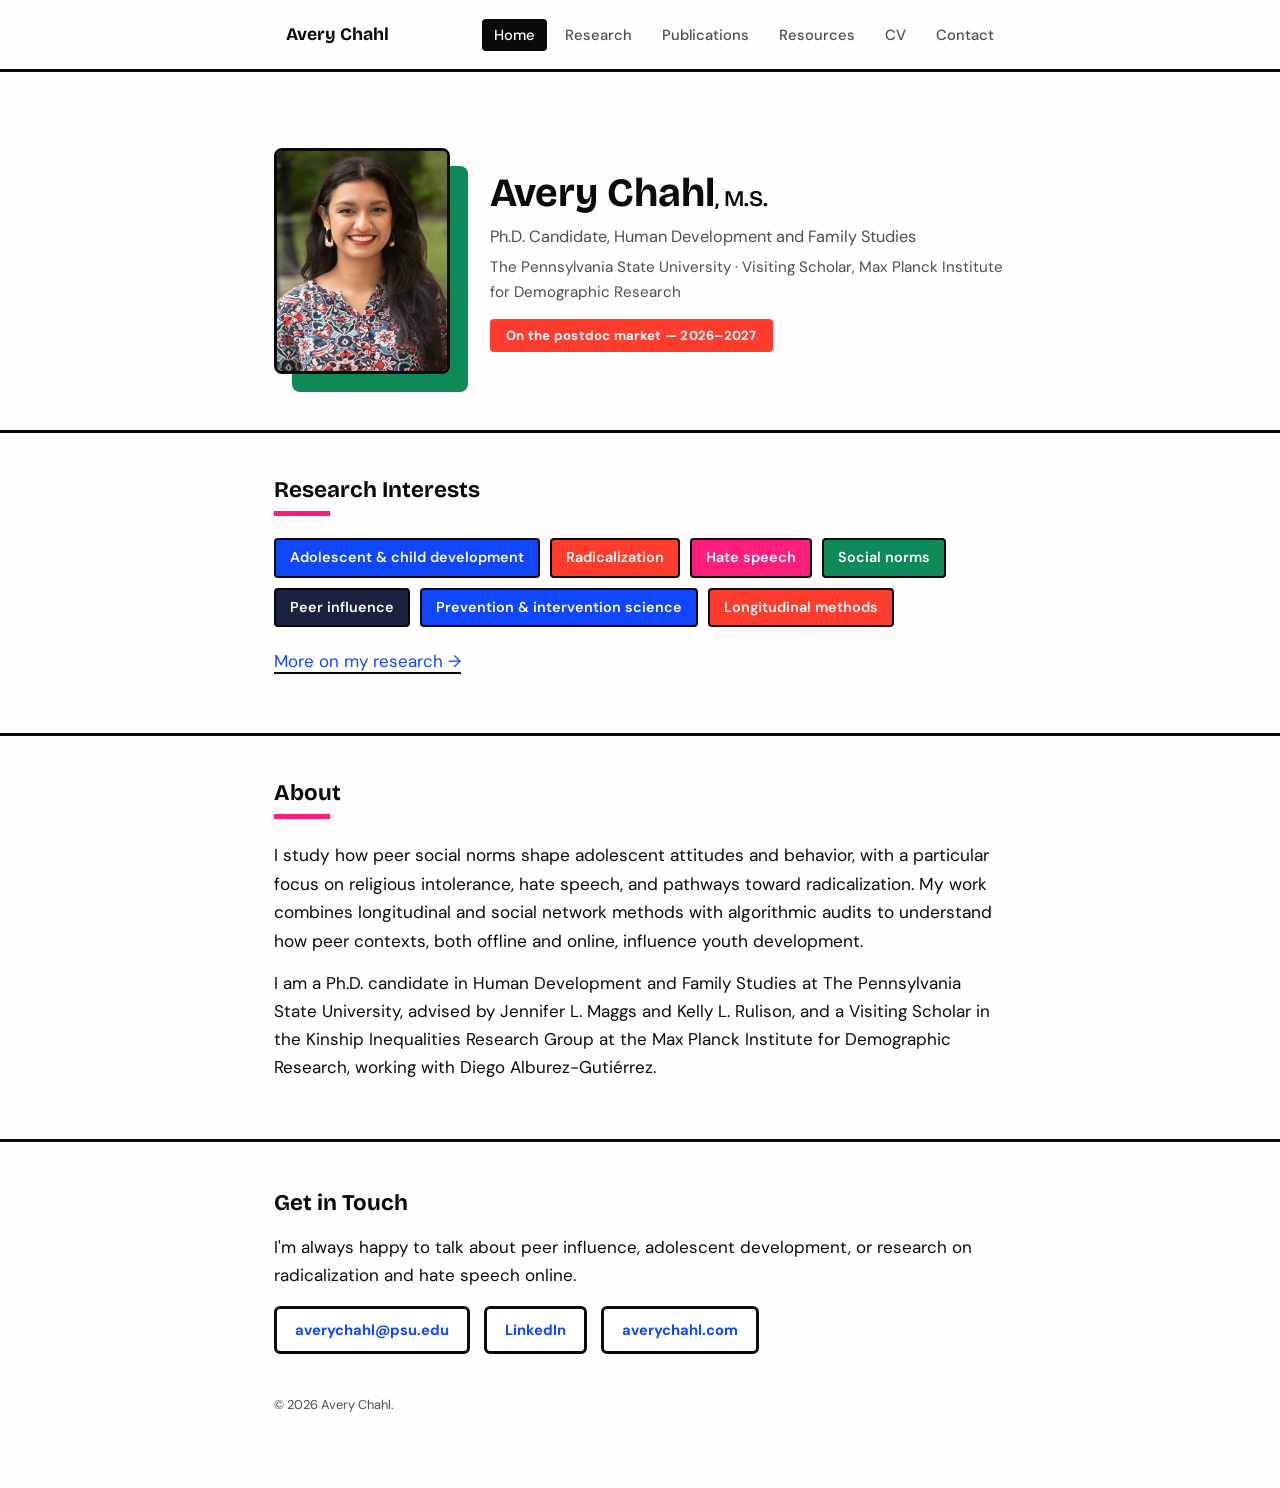
<file: index.html>
<!DOCTYPE html>
<html lang="en">
<head>
<meta charset="UTF-8">
<meta name="viewport" content="width=device-width, initial-scale=1.0">
<title>Avery Chahl</title>
<meta name="description" content="Avery Chahl — PhD Candidate, Human Development and Family Studies, Penn State University. Research on adolescent peer norms, radicalization, and hate speech.">
<link rel="preconnect" href="https://fonts.googleapis.com">
<link rel="preconnect" href="https://fonts.gstatic.com" crossorigin>
<link href="https://fonts.googleapis.com/css2?family=Bricolage+Grotesque:opsz,wght@12..96,600..800&family=DM+Sans:wght@400;500&display=swap" rel="stylesheet">
<link rel="stylesheet" href="styles.css">
</head>
<body>

<nav>
  <div class="wrap">
    <a class="name" href="index.html">Avery Chahl</a>
    <ul>
      <li><a href="index.html" class="active">Home</a></li>
      <li><a href="research.html">Research</a></li>
      <li><a href="publications.html">Publications</a></li>
      <li><a href="resources.html">Resources</a></li>
      <li><a href="cv.html">CV</a></li>
      <li><a href="contact.html">Contact</a></li>
    </ul>
  </div>
</nav>

<header class="hero" id="top">
  <div class="wrap hero-inner">
    <div class="hero-photo-wrap">
      <img class="hero-photo" src="assets/profile.jpg" alt="Portrait of Avery Chahl">
    </div>
    <div class="hero-text">
      <h1>Avery Chahl<span class="name-credential">, M.S.</span></h1>
      <p class="role">Ph.D. Candidate, Human Development and Family Studies</p>
      <p class="affil">The Pennsylvania State University · Visiting Scholar, Max Planck Institute for Demographic Research</p>
      <span class="badge">On the postdoc market — 2026–2027</span>
    </div>
  </div>
</header>

<section id="interests">
  <div class="wrap reveal">
    <h2>Research Interests</h2>
    <ul class="tags">
      <li>Adolescent &amp; child development</li>
      <li>Radicalization</li>
      <li>Hate speech</li>
      <li>Social norms</li>
      <li>Peer influence</li>
      <li>Prevention &amp; intervention science</li>
      <li>Longitudinal methods</li>
    </ul>
    <p style="margin-top: 20px;"><a href="research.html">More on my research →</a></p>
  </div>
</section>

<section id="about">
  <div class="wrap reveal">
    <h2>About</h2>
    <p class="lead">I study how peer social norms shape adolescent attitudes and behavior, with a particular focus on religious intolerance, hate speech, and pathways toward radicalization. My work combines longitudinal and social network methods with algorithmic audits to understand how peer contexts, both offline and online, influence youth development.</p>
    <p>I am a Ph.D. candidate in Human Development and Family Studies at The Pennsylvania State University, advised by Jennifer L. Maggs and Kelly L. Rulison, and a Visiting Scholar in the Kinship Inequalities Research Group at the Max Planck Institute for Demographic Research, working with Diego Alburez-Gutiérrez.</p>
  </div>
</section>

<footer id="contact">
  <div class="wrap">
    <h2>Get in Touch</h2>
    <p>I'm always happy to talk about peer influence, adolescent development, or research on radicalization and hate speech online.</p>
    <div class="contact-links">
      <a href="mailto:averychahl@psu.edu">averychahl@psu.edu</a>
      <a href="https://www.linkedin.com/in/averychahl/" target="_blank" rel="noopener">LinkedIn</a>
      <a href="https://averychahl.com" target="_blank" rel="noopener">averychahl.com</a>
    </div>
    <p class="fine-print">&copy; <span id="year">2026</span> Avery Chahl.</p>
  </div>
</footer>

<script src="script.js"></script>

</body>
</html>
</file>
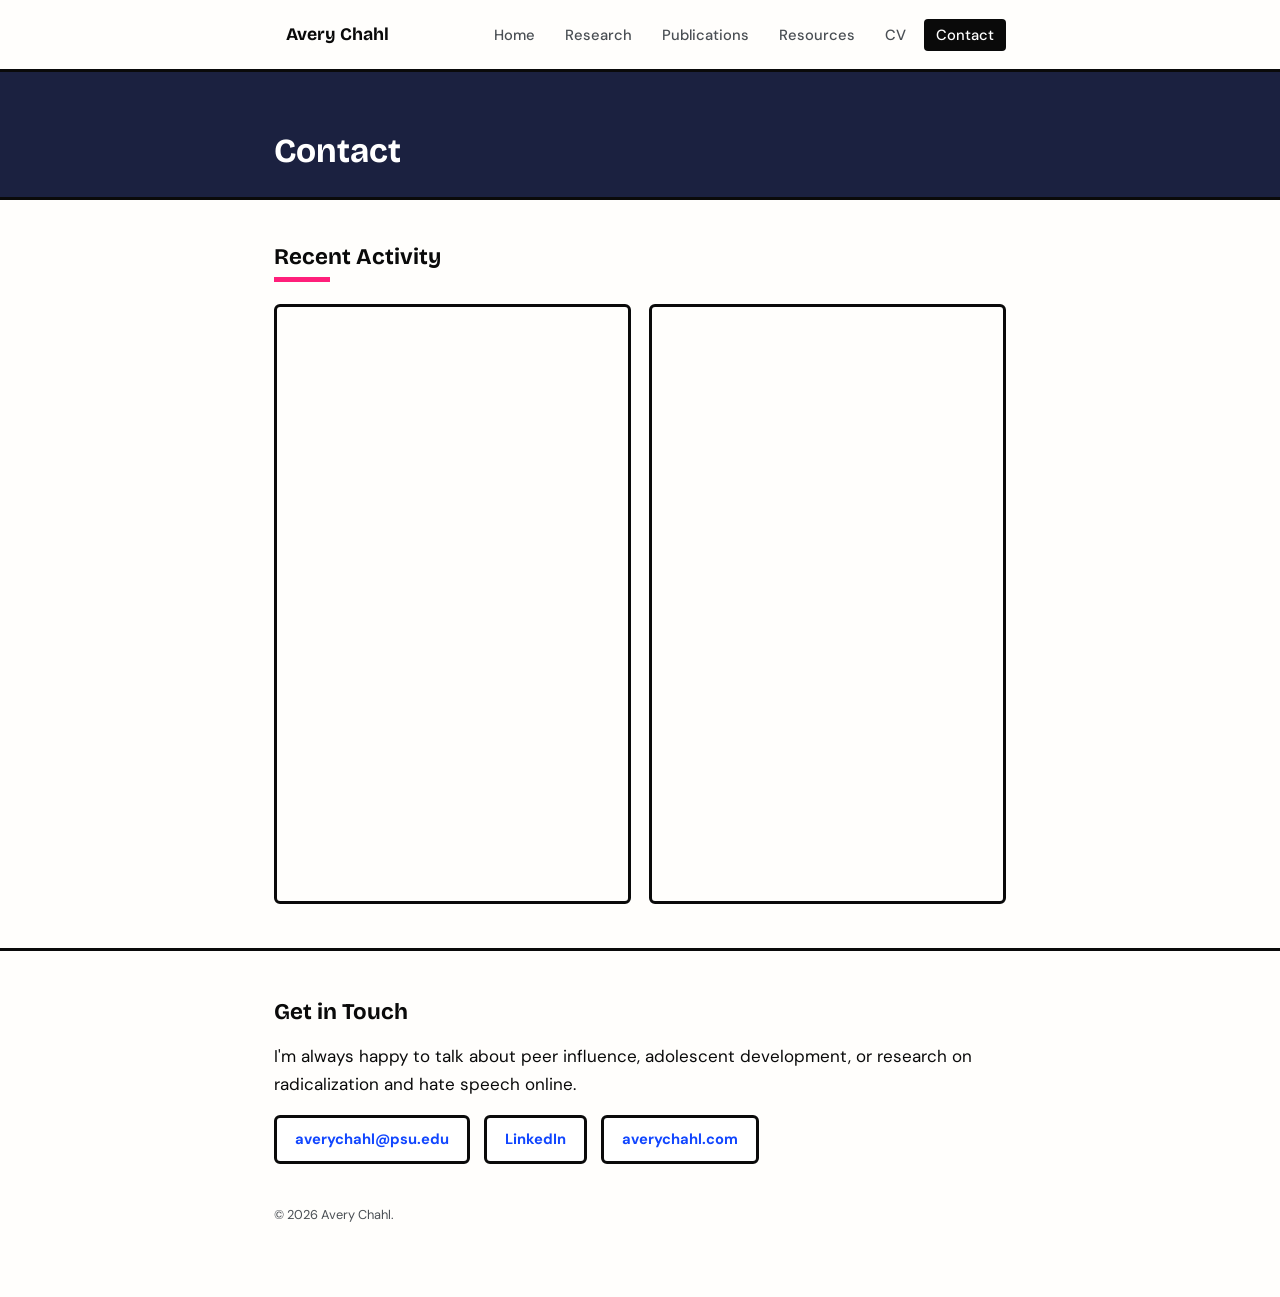
<file: contact.html>
<!DOCTYPE html>
<html lang="en">
<head>
<meta charset="UTF-8">
<meta name="viewport" content="width=device-width, initial-scale=1.0">
<title>Contact — Avery Chahl</title>
<meta name="description" content="Get in touch with Avery Chahl.">
<link rel="preconnect" href="https://fonts.googleapis.com">
<link rel="preconnect" href="https://fonts.gstatic.com" crossorigin>
<link href="https://fonts.googleapis.com/css2?family=Bricolage+Grotesque:opsz,wght@12..96,600..800&family=DM+Sans:wght@400;500&display=swap" rel="stylesheet">
<link rel="stylesheet" href="styles.css">
</head>
<body>

<nav>
  <div class="wrap">
    <a class="name" href="index.html">Avery Chahl</a>
    <ul>
      <li><a href="index.html">Home</a></li>
      <li><a href="research.html">Research</a></li>
      <li><a href="publications.html">Publications</a></li>
      <li><a href="resources.html">Resources</a></li>
      <li><a href="cv.html">CV</a></li>
      <li><a href="contact.html" class="active">Contact</a></li>
    </ul>
  </div>
</nav>

<div class="page-header band-navy">
  <div class="wrap"><h1>Contact</h1></div>
</div>

<section id="linkedin">
  <div class="wrap reveal">
    <h2>Recent Activity</h2>
    <div class="linkedin-embeds">
      <iframe src="https://www.linkedin.com/embed/feed/update/urn:li:activity:7497640390808862720" height="600" frameborder="0" allowfullscreen="" title="Embedded LinkedIn post"></iframe>
      <iframe src="https://www.linkedin.com/embed/feed/update/urn:li:activity:7470418556279672833" height="600" frameborder="0" allowfullscreen="" title="Embedded LinkedIn post"></iframe>
    </div>
  </div>
</section>

<footer id="contact-footer">
  <div class="wrap">
    <h2>Get in Touch</h2>
    <p>I'm always happy to talk about peer influence, adolescent development, or research on radicalization and hate speech online.</p>
    <div class="contact-links">
      <a href="mailto:averychahl@psu.edu">averychahl@psu.edu</a>
      <a href="https://www.linkedin.com/in/averychahl/" target="_blank" rel="noopener">LinkedIn</a>
      <a href="https://averychahl.com" target="_blank" rel="noopener">averychahl.com</a>
    </div>
    <p class="fine-print">&copy; <span id="year">2026</span> Avery Chahl.</p>
  </div>
</footer>

<script src="script.js"></script>

</body>
</html>
</file>
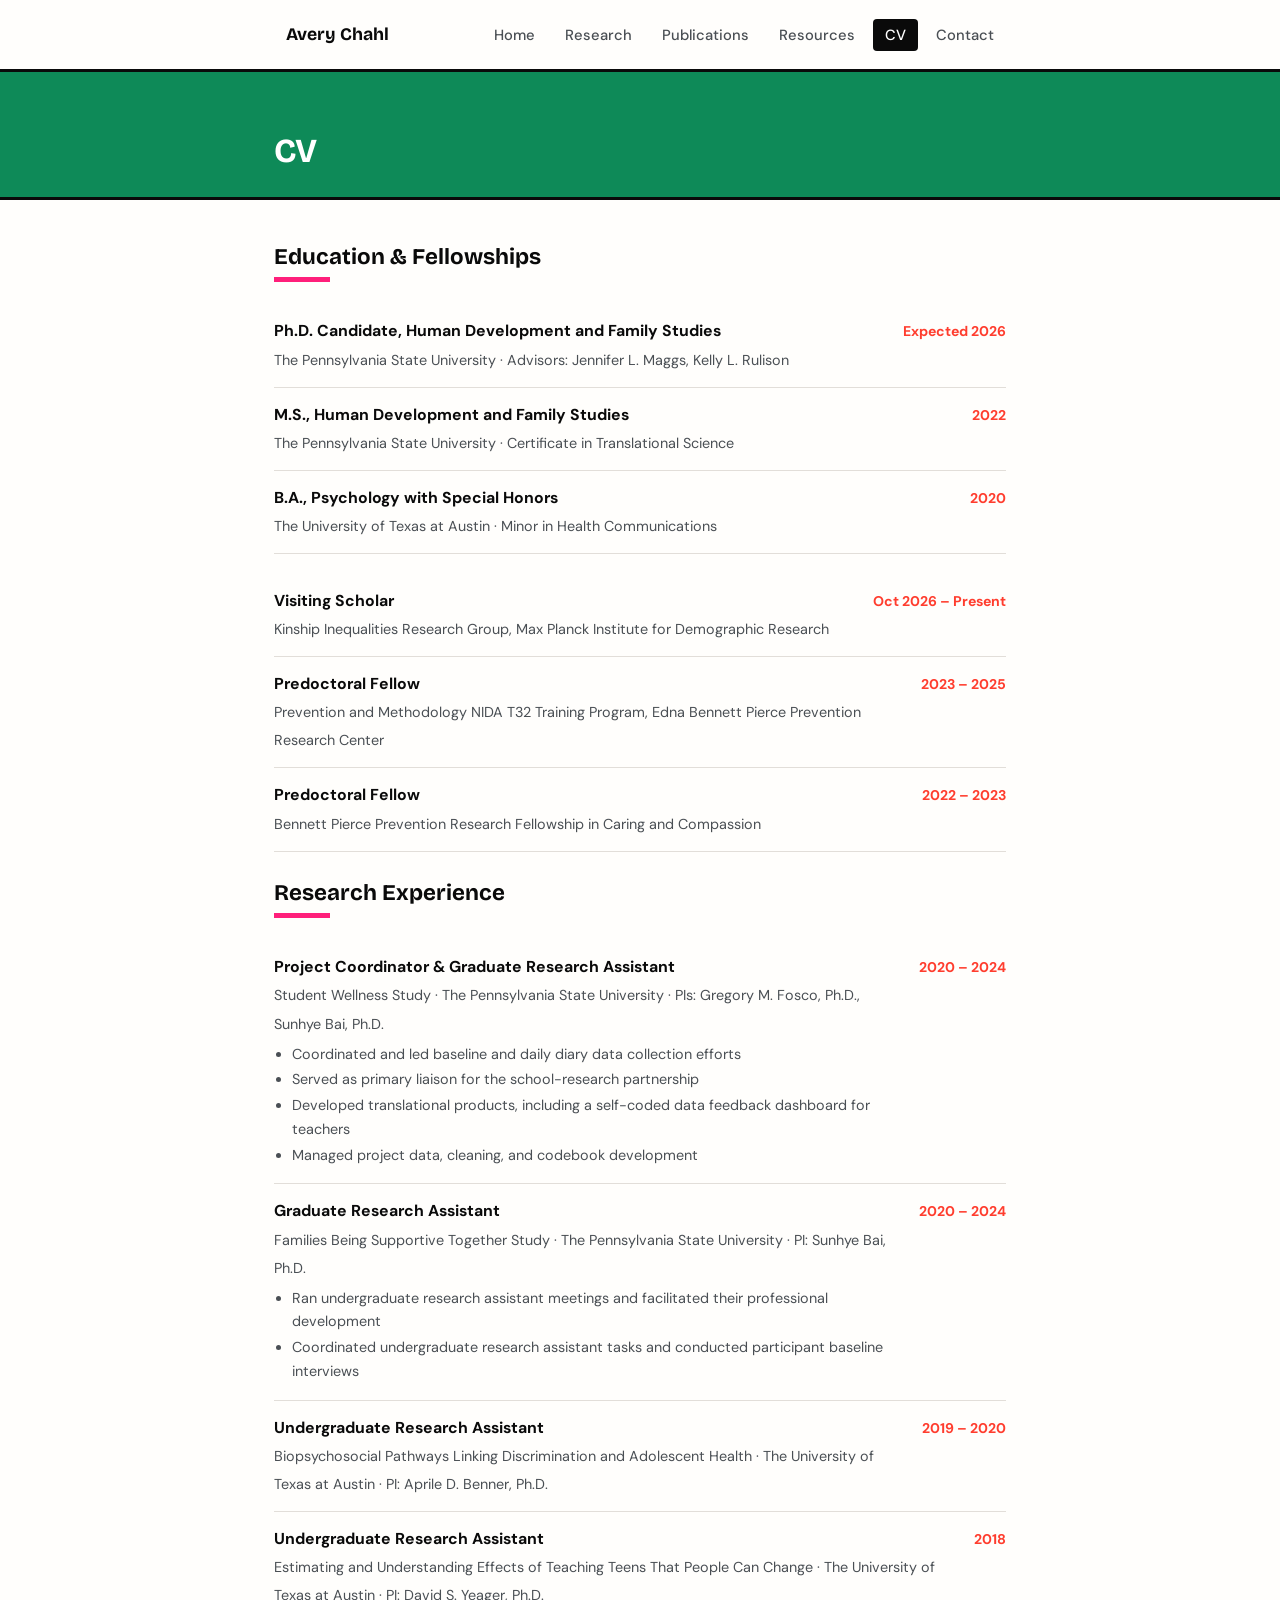
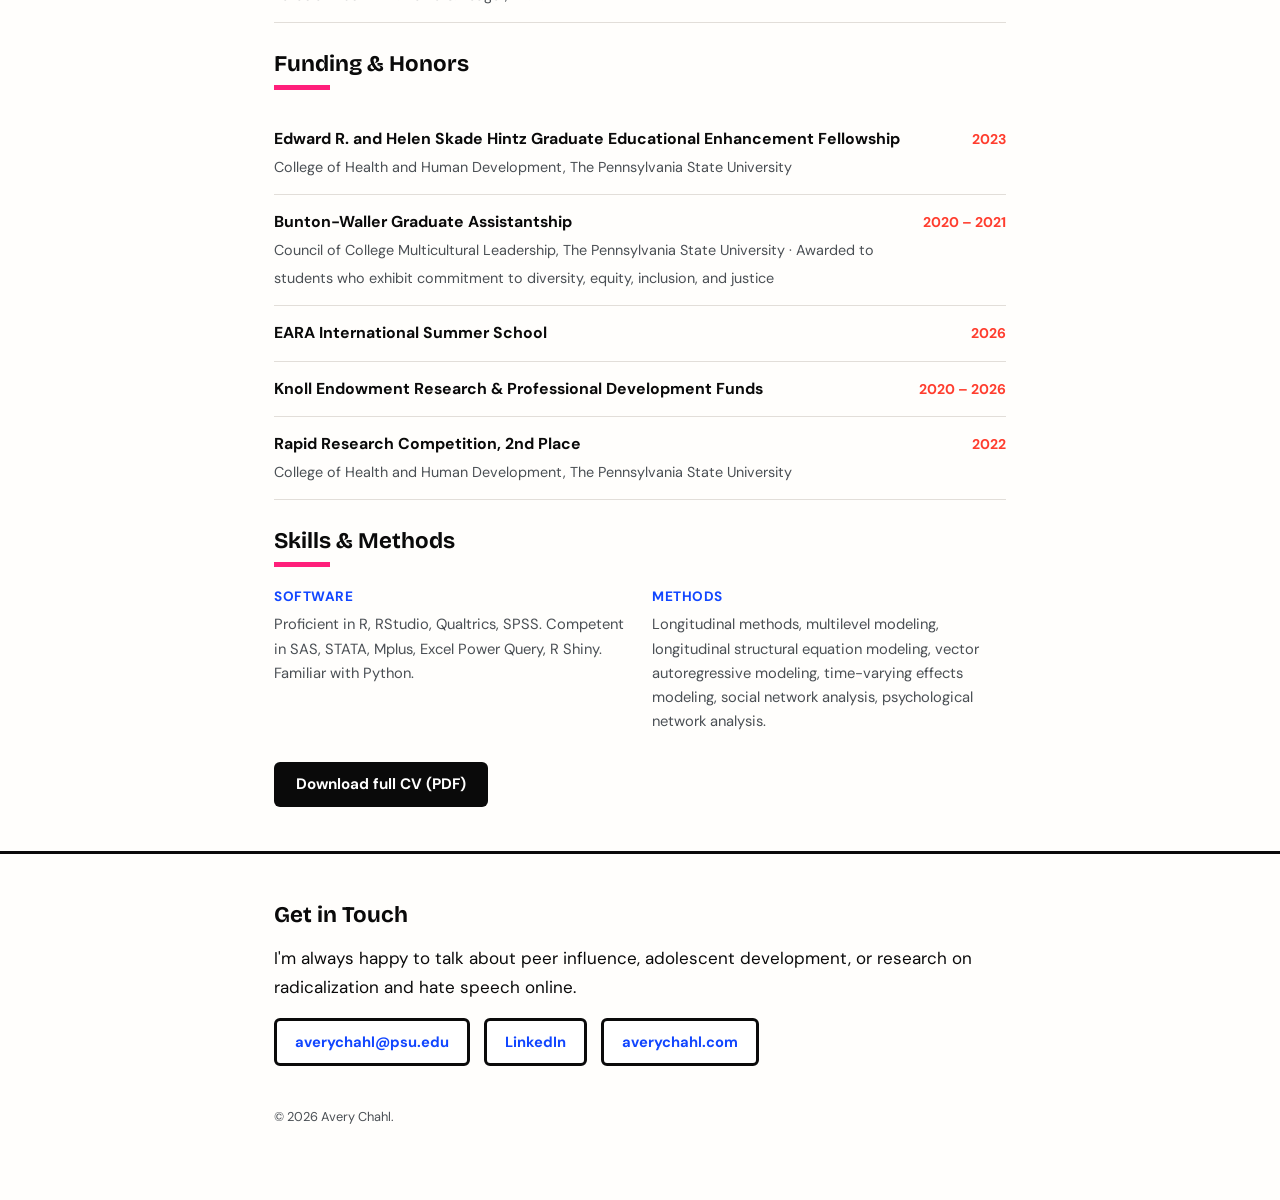
<file: cv.html>
<!DOCTYPE html>
<html lang="en">
<head>
<meta charset="UTF-8">
<meta name="viewport" content="width=device-width, initial-scale=1.0">
<title>CV — Avery Chahl</title>
<meta name="description" content="Education, fellowships, and skills of Avery Chahl, with a downloadable CV.">
<link rel="preconnect" href="https://fonts.googleapis.com">
<link rel="preconnect" href="https://fonts.gstatic.com" crossorigin>
<link href="https://fonts.googleapis.com/css2?family=Bricolage+Grotesque:opsz,wght@12..96,600..800&family=DM+Sans:wght@400;500&display=swap" rel="stylesheet">
<link rel="stylesheet" href="styles.css">
</head>
<body>

<nav>
  <div class="wrap">
    <a class="name" href="index.html">Avery Chahl</a>
    <ul>
      <li><a href="index.html">Home</a></li>
      <li><a href="research.html">Research</a></li>
      <li><a href="publications.html">Publications</a></li>
      <li><a href="resources.html">Resources</a></li>
      <li><a href="cv.html" class="active">CV</a></li>
      <li><a href="contact.html">Contact</a></li>
    </ul>
  </div>
</nav>

<div class="page-header band-green">
  <div class="wrap"><h1>CV</h1></div>
</div>

<section id="cv">
  <div class="wrap reveal">
    <h2>Education &amp; Fellowships</h2>
    <div class="row">
      <div class="what">
        <strong>Ph.D. Candidate, Human Development and Family Studies</strong>
        <span>The Pennsylvania State University · Advisors: Jennifer L. Maggs, Kelly L. Rulison</span>
      </div>
      <div class="when">Expected 2026</div>
    </div>
    <div class="row">
      <div class="what">
        <strong>M.S., Human Development and Family Studies</strong>
        <span>The Pennsylvania State University · Certificate in Translational Science</span>
      </div>
      <div class="when">2022</div>
    </div>
    <div class="row">
      <div class="what">
        <strong>B.A., Psychology with Special Honors</strong>
        <span>The University of Texas at Austin · Minor in Health Communications</span>
      </div>
      <div class="when">2020</div>
    </div>

    <div style="height: 20px;"></div>

    <div class="row">
      <div class="what">
        <strong>Visiting Scholar</strong>
        <span>Kinship Inequalities Research Group, Max Planck Institute for Demographic Research</span>
      </div>
      <div class="when">Oct 2026 – Present</div>
    </div>
    <div class="row">
      <div class="what">
        <strong>Predoctoral Fellow</strong>
        <span>Prevention and Methodology NIDA T32 Training Program, Edna Bennett Pierce Prevention Research Center</span>
      </div>
      <div class="when">2023 – 2025</div>
    </div>
    <div class="row">
      <div class="what">
        <strong>Predoctoral Fellow</strong>
        <span>Bennett Pierce Prevention Research Fellowship in Caring and Compassion</span>
      </div>
      <div class="when">2022 – 2023</div>
    </div>

    <div style="height: 28px;"></div>

    <h2>Research Experience</h2>
    <div class="row">
      <div class="what">
        <strong>Project Coordinator &amp; Graduate Research Assistant</strong>
        <span>Student Wellness Study · The Pennsylvania State University · PIs: Gregory M. Fosco, Ph.D., Sunhye Bai, Ph.D.</span>
        <ul>
          <li>Coordinated and led baseline and daily diary data collection efforts</li>
          <li>Served as primary liaison for the school-research partnership</li>
          <li>Developed translational products, including a self-coded data feedback dashboard for teachers</li>
          <li>Managed project data, cleaning, and codebook development</li>
        </ul>
      </div>
      <div class="when">2020 – 2024</div>
    </div>
    <div class="row">
      <div class="what">
        <strong>Graduate Research Assistant</strong>
        <span>Families Being Supportive Together Study · The Pennsylvania State University · PI: Sunhye Bai, Ph.D.</span>
        <ul>
          <li>Ran undergraduate research assistant meetings and facilitated their professional development</li>
          <li>Coordinated undergraduate research assistant tasks and conducted participant baseline interviews</li>
        </ul>
      </div>
      <div class="when">2020 – 2024</div>
    </div>
    <div class="row">
      <div class="what">
        <strong>Undergraduate Research Assistant</strong>
        <span>Biopsychosocial Pathways Linking Discrimination and Adolescent Health · The University of Texas at Austin · PI: Aprile D. Benner, Ph.D.</span>
      </div>
      <div class="when">2019 – 2020</div>
    </div>
    <div class="row">
      <div class="what">
        <strong>Undergraduate Research Assistant</strong>
        <span>Estimating and Understanding Effects of Teaching Teens That People Can Change · The University of Texas at Austin · PI: David S. Yeager, Ph.D.</span>
      </div>
      <div class="when">2018</div>
    </div>

    <div style="height: 28px;"></div>

    <h2>Funding &amp; Honors</h2>
    <div class="row">
      <div class="what">
        <strong>Edward R. and Helen Skade Hintz Graduate Educational Enhancement Fellowship</strong>
        <span>College of Health and Human Development, The Pennsylvania State University</span>
      </div>
      <div class="when">2023</div>
    </div>
    <div class="row">
      <div class="what">
        <strong>Bunton-Waller Graduate Assistantship</strong>
        <span>Council of College Multicultural Leadership, The Pennsylvania State University · Awarded to students who exhibit commitment to diversity, equity, inclusion, and justice</span>
      </div>
      <div class="when">2020 – 2021</div>
    </div>
    <div class="row">
      <div class="what">
        <strong>EARA International Summer School</strong>
      </div>
      <div class="when">2026</div>
    </div>
    <div class="row">
      <div class="what">
        <strong>Knoll Endowment Research &amp; Professional Development Funds</strong>
      </div>
      <div class="when">2020 – 2026</div>
    </div>
    <div class="row">
      <div class="what">
        <strong>Rapid Research Competition, 2nd Place</strong>
        <span>College of Health and Human Development, The Pennsylvania State University</span>
      </div>
      <div class="when">2022</div>
    </div>

    <div style="height: 28px;"></div>

    <h2>Skills &amp; Methods</h2>
    <div class="skills-grid">
      <div>
        <h3>Software</h3>
        <p>Proficient in R, RStudio, Qualtrics, SPSS. Competent in SAS, STATA, Mplus, Excel Power Query, R Shiny. Familiar with Python.</p>
      </div>
      <div>
        <h3>Methods</h3>
        <p>Longitudinal methods, multilevel modeling, longitudinal structural equation modeling, vector autoregressive modeling, time-varying effects modeling, social network analysis, psychological network analysis.</p>
      </div>
    </div>

    <a class="cv-download" href="resources/CVAveryChahl.pdf" target="_blank">Download full CV (PDF)</a>
  </div>
</section>

<footer id="contact">
  <div class="wrap">
    <h2>Get in Touch</h2>
    <p>I'm always happy to talk about peer influence, adolescent development, or research on radicalization and hate speech online.</p>
    <div class="contact-links">
      <a href="mailto:averychahl@psu.edu">averychahl@psu.edu</a>
      <a href="https://www.linkedin.com/in/averychahl/" target="_blank" rel="noopener">LinkedIn</a>
      <a href="https://averychahl.com" target="_blank" rel="noopener">averychahl.com</a>
    </div>
    <p class="fine-print">&copy; <span id="year">2026</span> Avery Chahl.</p>
  </div>
</footer>

<script src="script.js"></script>

</body>
</html>
</file>
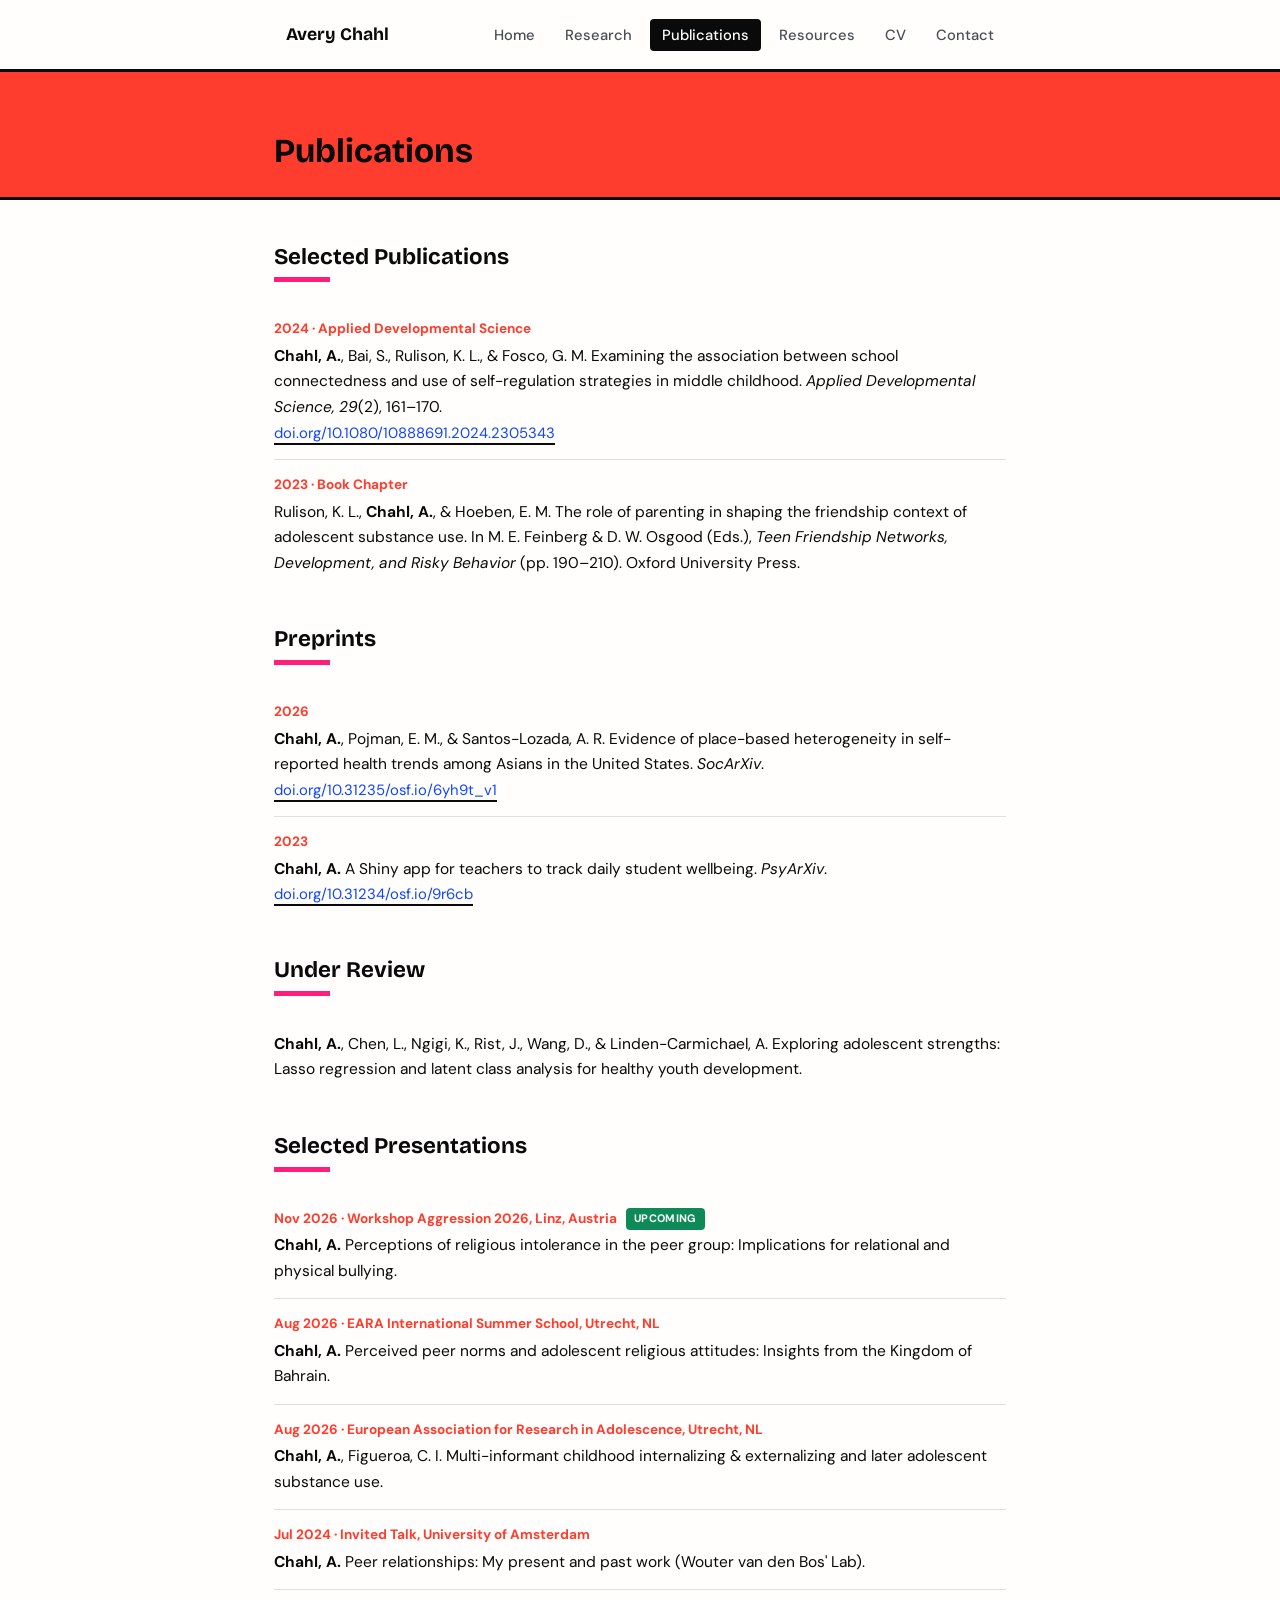
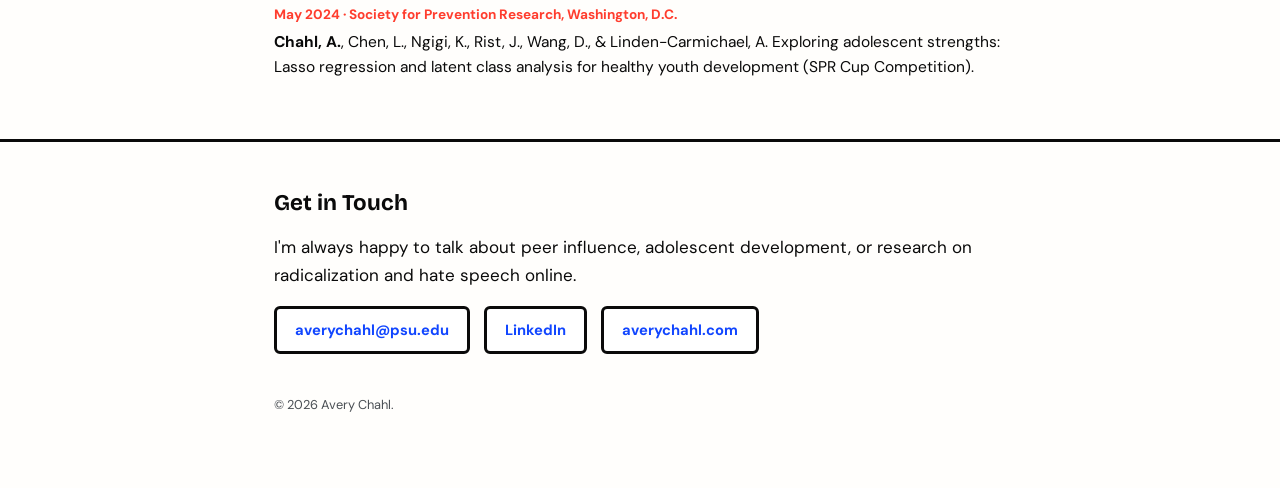
<file: publications.html>
<!DOCTYPE html>
<html lang="en">
<head>
<meta charset="UTF-8">
<meta name="viewport" content="width=device-width, initial-scale=1.0">
<title>Publications — Avery Chahl</title>
<meta name="description" content="Publications, preprints, and presentations by Avery Chahl.">
<link rel="preconnect" href="https://fonts.googleapis.com">
<link rel="preconnect" href="https://fonts.gstatic.com" crossorigin>
<link href="https://fonts.googleapis.com/css2?family=Bricolage+Grotesque:opsz,wght@12..96,600..800&family=DM+Sans:wght@400;500&display=swap" rel="stylesheet">
<link rel="stylesheet" href="styles.css">
</head>
<body>

<nav>
  <div class="wrap">
    <a class="name" href="index.html">Avery Chahl</a>
    <ul>
      <li><a href="index.html">Home</a></li>
      <li><a href="research.html">Research</a></li>
      <li><a href="publications.html" class="active">Publications</a></li>
      <li><a href="resources.html">Resources</a></li>
      <li><a href="cv.html">CV</a></li>
      <li><a href="contact.html">Contact</a></li>
    </ul>
  </div>
</nav>

<div class="page-header band-coral">
  <div class="wrap"><h1>Publications</h1></div>
</div>

<section id="publications">
  <div class="wrap reveal">
    <h2>Selected Publications</h2>
    <ul class="entry-list">
      <li>
        <span class="year">2024 · Applied Developmental Science</span>
        <strong>Chahl, A.</strong>, Bai, S., Rulison, K. L., &amp; Fosco, G. M. Examining the association between school connectedness and use of self-regulation strategies in middle childhood. <em>Applied Developmental Science, 29</em>(2), 161–170.
        <div class="entry-sub"><a href="https://doi.org/10.1080/10888691.2024.2305343" target="_blank" rel="noopener">doi.org/10.1080/10888691.2024.2305343</a></div>
      </li>
      <li>
        <span class="year">2023 · Book Chapter</span>
        Rulison, K. L., <strong>Chahl, A.</strong>, &amp; Hoeben, E. M. The role of parenting in shaping the friendship context of adolescent substance use. In M. E. Feinberg &amp; D. W. Osgood (Eds.), <em>Teen Friendship Networks, Development, and Risky Behavior</em> (pp. 190–210). Oxford University Press.
      </li>
    </ul>

    <h2 style="margin-top: 36px;">Preprints</h2>
    <ul class="entry-list">
      <li>
        <span class="year">2026</span>
        <strong>Chahl, A.</strong>, Pojman, E. M., &amp; Santos-Lozada, A. R. Evidence of place-based heterogeneity in self-reported health trends among Asians in the United States. <em>SocArXiv</em>.
        <div class="entry-sub"><a href="https://doi.org/10.31235/osf.io/6yh9t_v1" target="_blank" rel="noopener">doi.org/10.31235/osf.io/6yh9t_v1</a></div>
      </li>
      <li>
        <span class="year">2023</span>
        <strong>Chahl, A.</strong> A Shiny app for teachers to track daily student wellbeing. <em>PsyArXiv</em>.
        <div class="entry-sub"><a href="https://doi.org/10.31234/osf.io/9r6cb" target="_blank" rel="noopener">doi.org/10.31234/osf.io/9r6cb</a></div>
      </li>
    </ul>

    <h2 style="margin-top: 36px;">Under Review</h2>
    <ul class="entry-list">
      <li>
        <strong>Chahl, A.</strong>, Chen, L., Ngigi, K., Rist, J., Wang, D., &amp; Linden-Carmichael, A. Exploring adolescent strengths: Lasso regression and latent class analysis for healthy youth development.
      </li>
    </ul>

    <h2 style="margin-top: 36px;">Selected Presentations</h2>
    <ul class="entry-list">
      <li>
        <span class="year">Nov 2026 · Workshop Aggression 2026, Linz, Austria <span class="upcoming-tag">Upcoming</span></span>
        <strong>Chahl, A.</strong> Perceptions of religious intolerance in the peer group: Implications for relational and physical bullying.
      </li>
      <li>
        <span class="year">Aug 2026 · EARA International Summer School, Utrecht, NL</span>
        <strong>Chahl, A.</strong> Perceived peer norms and adolescent religious attitudes: Insights from the Kingdom of Bahrain.
      </li>
      <li>
        <span class="year">Aug 2026 · European Association for Research in Adolescence, Utrecht, NL</span>
        <strong>Chahl, A.</strong>, Figueroa, C. I. Multi-informant childhood internalizing &amp; externalizing and later adolescent substance use.
      </li>
      <li>
        <span class="year">Jul 2024 · Invited Talk, University of Amsterdam</span>
        <strong>Chahl, A.</strong> Peer relationships: My present and past work (Wouter van den Bos' Lab).
      </li>
      <li>
        <span class="year">May 2024 · Society for Prevention Research, Washington, D.C.</span>
        <strong>Chahl, A.</strong>, Chen, L., Ngigi, K., Rist, J., Wang, D., &amp; Linden-Carmichael, A. Exploring adolescent strengths: Lasso regression and latent class analysis for healthy youth development (SPR Cup Competition).
      </li>
    </ul>
  </div>
</section>

<footer id="contact">
  <div class="wrap">
    <h2>Get in Touch</h2>
    <p>I'm always happy to talk about peer influence, adolescent development, or research on radicalization and hate speech online.</p>
    <div class="contact-links">
      <a href="mailto:averychahl@psu.edu">averychahl@psu.edu</a>
      <a href="https://www.linkedin.com/in/averychahl/" target="_blank" rel="noopener">LinkedIn</a>
      <a href="https://averychahl.com" target="_blank" rel="noopener">averychahl.com</a>
    </div>
    <p class="fine-print">&copy; <span id="year">2026</span> Avery Chahl.</p>
  </div>
</footer>

<script src="script.js"></script>

</body>
</html>
</file>
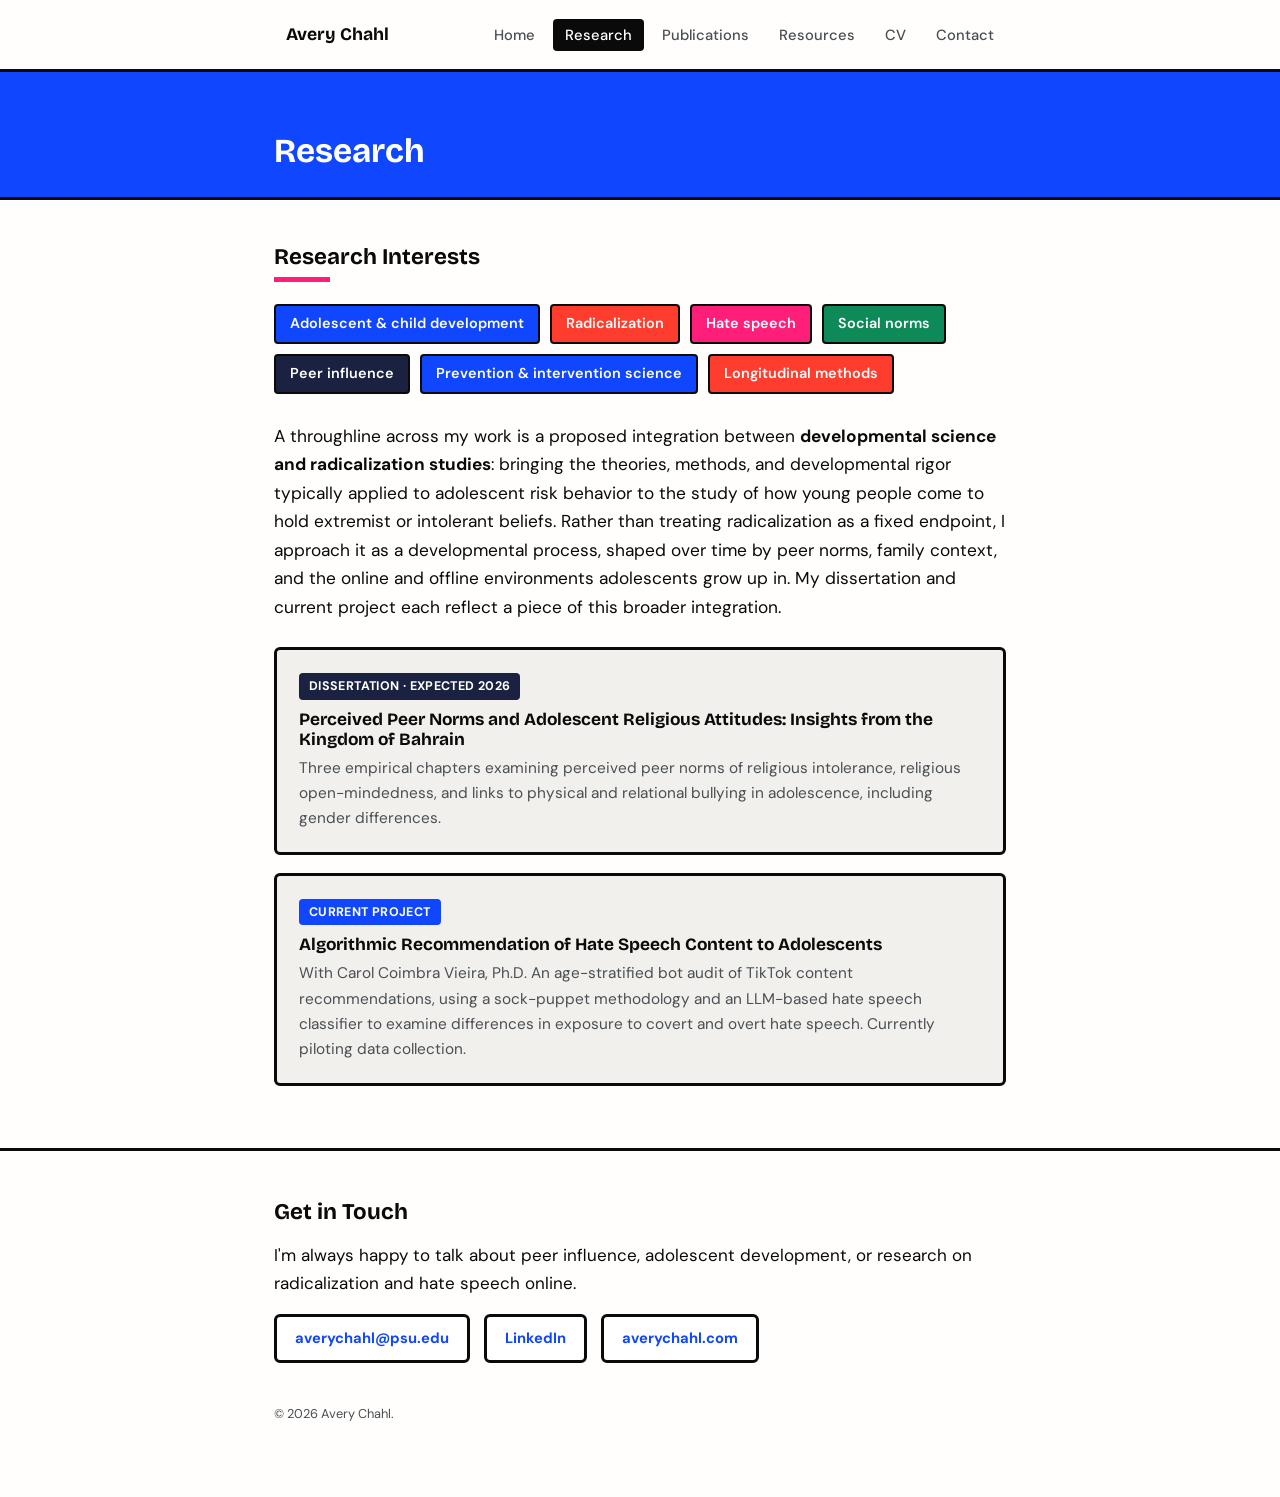
<file: research.html>
<!DOCTYPE html>
<html lang="en">
<head>
<meta charset="UTF-8">
<meta name="viewport" content="width=device-width, initial-scale=1.0">
<title>Research — Avery Chahl</title>
<meta name="description" content="Research interests and projects of Avery Chahl — adolescent development, radicalization, and hate speech.">
<link rel="preconnect" href="https://fonts.googleapis.com">
<link rel="preconnect" href="https://fonts.gstatic.com" crossorigin>
<link href="https://fonts.googleapis.com/css2?family=Bricolage+Grotesque:opsz,wght@12..96,600..800&family=DM+Sans:wght@400;500&display=swap" rel="stylesheet">
<link rel="stylesheet" href="styles.css">
</head>
<body>

<nav>
  <div class="wrap">
    <a class="name" href="index.html">Avery Chahl</a>
    <ul>
      <li><a href="index.html">Home</a></li>
      <li><a href="research.html" class="active">Research</a></li>
      <li><a href="publications.html">Publications</a></li>
      <li><a href="resources.html">Resources</a></li>
      <li><a href="cv.html">CV</a></li>
      <li><a href="contact.html">Contact</a></li>
    </ul>
  </div>
</nav>

<div class="page-header band-blue">
  <div class="wrap"><h1>Research</h1></div>
</div>

<section id="research">
  <div class="wrap reveal">
    <h2>Research Interests</h2>
    <ul class="tags">
      <li>Adolescent &amp; child development</li>
      <li>Radicalization</li>
      <li>Hate speech</li>
      <li>Social norms</li>
      <li>Peer influence</li>
      <li>Prevention &amp; intervention science</li>
      <li>Longitudinal methods</li>
    </ul>

    <div style="height: 28px;"></div>

    <p class="lead">A throughline across my work is a proposed integration between <strong>developmental science and radicalization studies</strong>: bringing the theories, methods, and developmental rigor typically applied to adolescent risk behavior to the study of how young people come to hold extremist or intolerant beliefs. Rather than treating radicalization as a fixed endpoint, I approach it as a developmental process, shaped over time by peer norms, family context, and the online and offline environments adolescents grow up in. My dissertation and current project each reflect a piece of this broader integration.</p>

    <div style="height: 12px;"></div>

    <div class="card">
      <div class="meta">Dissertation · Expected 2026</div>
      <h3>Perceived Peer Norms and Adolescent Religious Attitudes: Insights from the Kingdom of Bahrain</h3>
      <p>Three empirical chapters examining perceived peer norms of religious intolerance, religious open-mindedness, and links to physical and relational bullying in adolescence, including gender differences.</p>
    </div>

    <div class="card">
      <div class="meta">Current Project</div>
      <h3>Algorithmic Recommendation of Hate Speech Content to Adolescents</h3>
      <p>With Carol Coimbra Vieira, Ph.D. An age-stratified bot audit of TikTok content recommendations, using a sock-puppet methodology and an LLM-based hate speech classifier to examine differences in exposure to covert and overt hate speech. Currently piloting data collection.</p>
    </div>
  </div>
</section>

<footer id="contact">
  <div class="wrap">
    <h2>Get in Touch</h2>
    <p>I'm always happy to talk about peer influence, adolescent development, or research on radicalization and hate speech online.</p>
    <div class="contact-links">
      <a href="mailto:averychahl@psu.edu">averychahl@psu.edu</a>
      <a href="https://www.linkedin.com/in/averychahl/" target="_blank" rel="noopener">LinkedIn</a>
      <a href="https://averychahl.com" target="_blank" rel="noopener">averychahl.com</a>
    </div>
    <p class="fine-print">&copy; <span id="year">2026</span> Avery Chahl.</p>
  </div>
</footer>

<script src="script.js"></script>

</body>
</html>
</file>
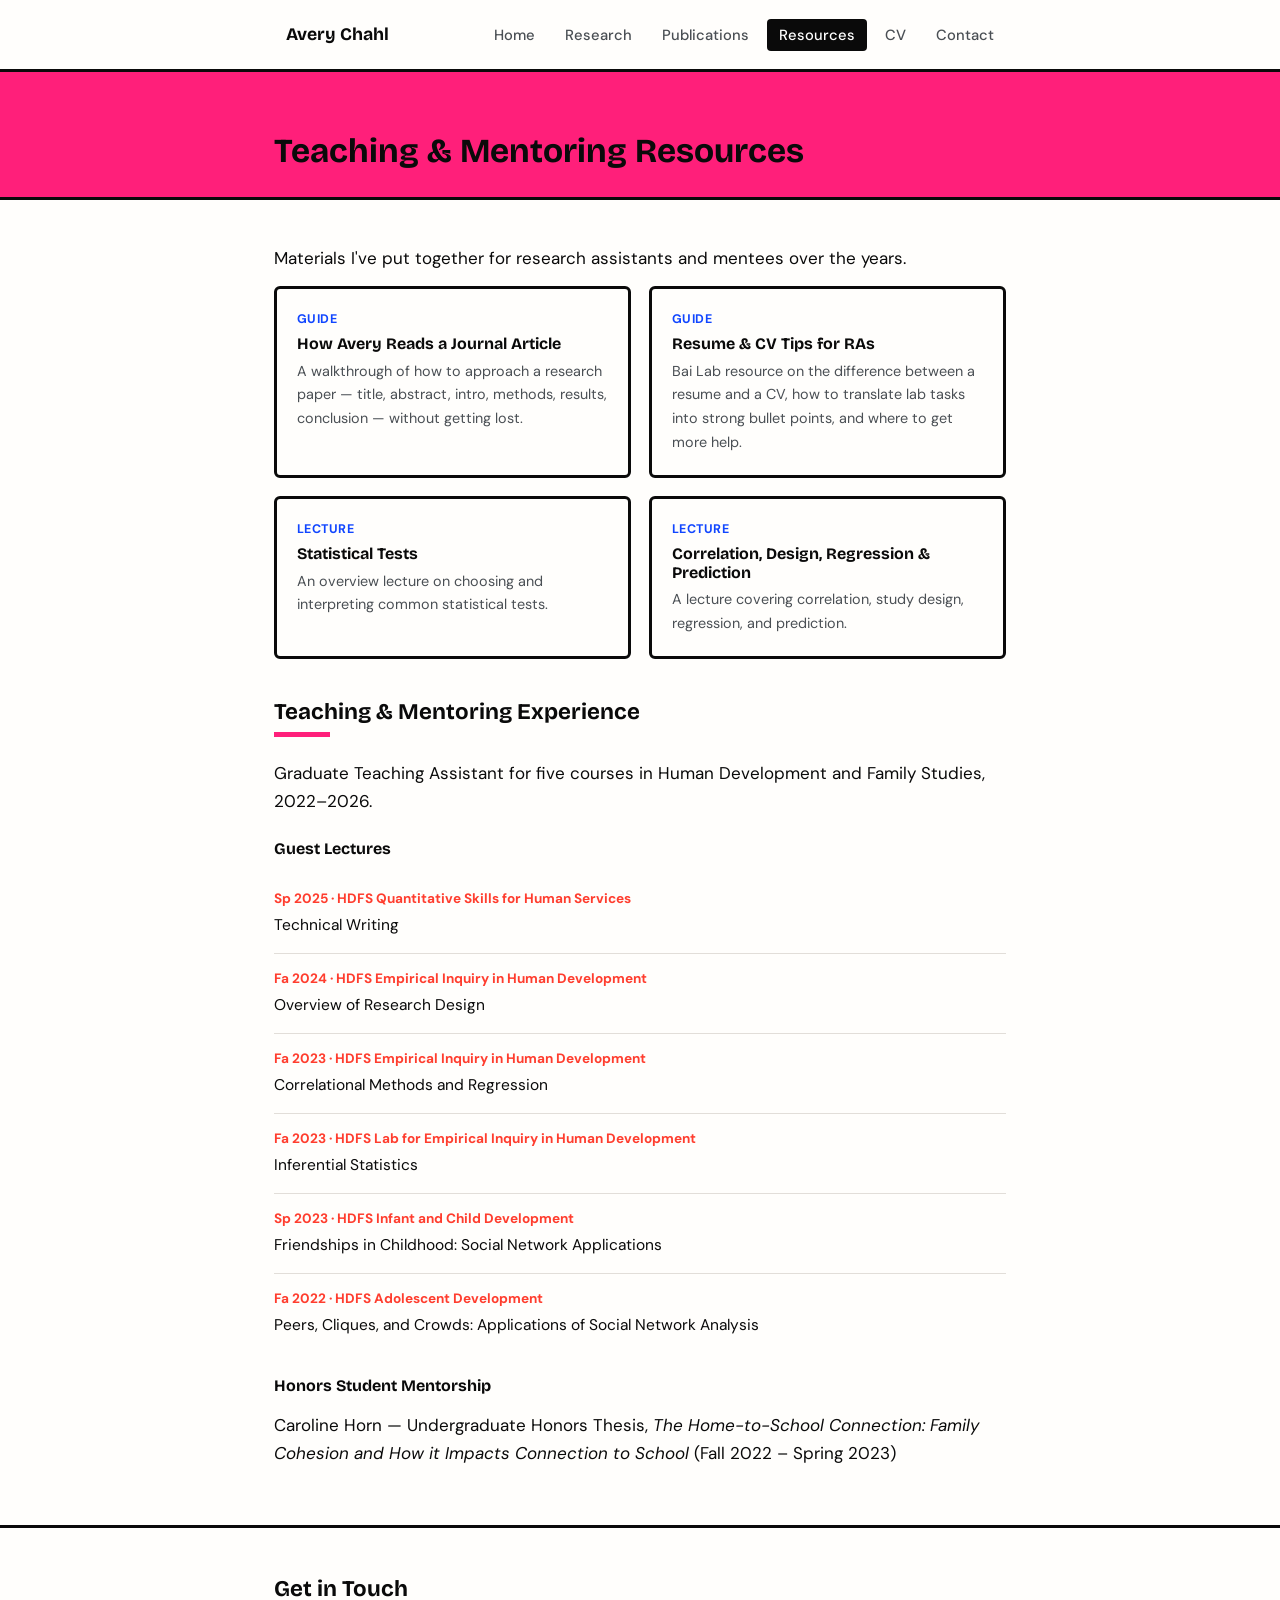
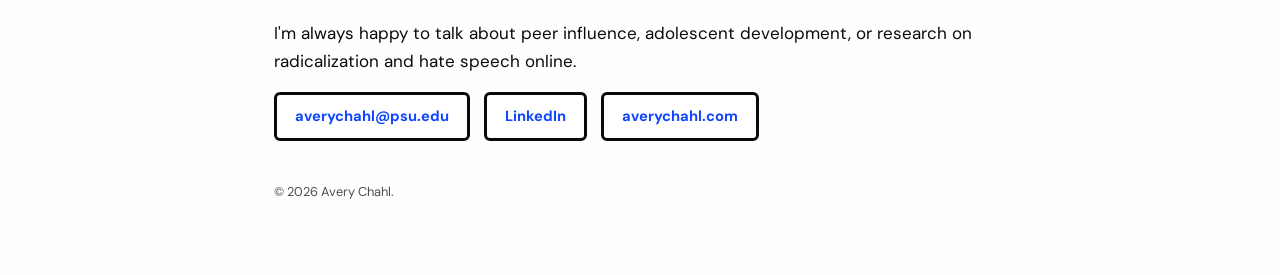
<file: resources.html>
<!DOCTYPE html>
<html lang="en">
<head>
<meta charset="UTF-8">
<meta name="viewport" content="width=device-width, initial-scale=1.0">
<title>Resources — Avery Chahl</title>
<meta name="description" content="Teaching and mentoring resources from Avery Chahl for research assistants and mentees.">
<link rel="preconnect" href="https://fonts.googleapis.com">
<link rel="preconnect" href="https://fonts.gstatic.com" crossorigin>
<link href="https://fonts.googleapis.com/css2?family=Bricolage+Grotesque:opsz,wght@12..96,600..800&family=DM+Sans:wght@400;500&display=swap" rel="stylesheet">
<link rel="stylesheet" href="styles.css">
</head>
<body>

<nav>
  <div class="wrap">
    <a class="name" href="index.html">Avery Chahl</a>
    <ul>
      <li><a href="index.html">Home</a></li>
      <li><a href="research.html">Research</a></li>
      <li><a href="publications.html">Publications</a></li>
      <li><a href="resources.html" class="active">Resources</a></li>
      <li><a href="cv.html">CV</a></li>
      <li><a href="contact.html">Contact</a></li>
    </ul>
  </div>
</nav>

<div class="page-header band-pink">
  <div class="wrap"><h1>Teaching &amp; Mentoring Resources</h1></div>
</div>

<section id="resources">
  <div class="wrap reveal">
    <p>Materials I've put together for research assistants and mentees over the years.</p>
    <div class="resource-grid">
      <a class="resource-card" href="resources/how-avery-reads-a-journal-article.pdf" target="_blank">
        <div class="kicker">Guide</div>
        <h3>How Avery Reads a Journal Article</h3>
        <p>A walkthrough of how to approach a research paper — title, abstract, intro, methods, results, conclusion — without getting lost.</p>
      </a>
      <a class="resource-card" href="resources/resume-tips.pdf" target="_blank">
        <div class="kicker">Guide</div>
        <h3>Resume &amp; CV Tips for RAs</h3>
        <p>Bai Lab resource on the difference between a resume and a CV, how to translate lab tasks into strong bullet points, and where to get more help.</p>
      </a>
      <a class="resource-card" href="resources/statistical-tests.pdf" target="_blank">
        <div class="kicker">Lecture</div>
        <h3>Statistical Tests</h3>
        <p>An overview lecture on choosing and interpreting common statistical tests.</p>
      </a>
      <a class="resource-card" href="resources/correlation-design-regression-and-prediction.pdf" target="_blank">
        <div class="kicker">Lecture</div>
        <h3>Correlation, Design, Regression &amp; Prediction</h3>
        <p>A lecture covering correlation, study design, regression, and prediction.</p>
      </a>
    </div>

    <h2 style="margin-top: 40px;">Teaching &amp; Mentoring Experience</h2>
    <p>Graduate Teaching Assistant for five courses in Human Development and Family Studies, 2022–2026.</p>

    <h3 style="margin-top: 24px; font-size: 1rem;">Guest Lectures</h3>
    <ul class="entry-list">
      <li>
        <span class="year">Sp 2025 · HDFS Quantitative Skills for Human Services</span>
        Technical Writing
      </li>
      <li>
        <span class="year">Fa 2024 · HDFS Empirical Inquiry in Human Development</span>
        Overview of Research Design
      </li>
      <li>
        <span class="year">Fa 2023 · HDFS Empirical Inquiry in Human Development</span>
        Correlational Methods and Regression
      </li>
      <li>
        <span class="year">Fa 2023 · HDFS Lab for Empirical Inquiry in Human Development</span>
        Inferential Statistics
      </li>
      <li>
        <span class="year">Sp 2023 · HDFS Infant and Child Development</span>
        Friendships in Childhood: Social Network Applications
      </li>
      <li>
        <span class="year">Fa 2022 · HDFS Adolescent Development</span>
        Peers, Cliques, and Crowds: Applications of Social Network Analysis
      </li>
    </ul>

    <h3 style="margin-top: 24px; font-size: 1rem;">Honors Student Mentorship</h3>
    <p>Caroline Horn — Undergraduate Honors Thesis, <em>The Home-to-School Connection: Family Cohesion and How it Impacts Connection to School</em> (Fall 2022 – Spring 2023)</p>
  </div>
</section>

<footer id="contact">
  <div class="wrap">
    <h2>Get in Touch</h2>
    <p>I'm always happy to talk about peer influence, adolescent development, or research on radicalization and hate speech online.</p>
    <div class="contact-links">
      <a href="mailto:averychahl@psu.edu">averychahl@psu.edu</a>
      <a href="https://www.linkedin.com/in/averychahl/" target="_blank" rel="noopener">LinkedIn</a>
      <a href="https://averychahl.com" target="_blank" rel="noopener">averychahl.com</a>
    </div>
    <p class="fine-print">&copy; <span id="year">2026</span> Avery Chahl.</p>
  </div>
</footer>

<script src="script.js"></script>

</body>
</html>
</file>
<file: styles.css>
:root {
  --bg: #fffefc;
  --bg-alt: #f2f0ec;
  --ink: #0a0a0a;
  --ink-soft: #4a4f54;
  --blue: #1146ff;
  --coral: #ff3d2e;
  --pink: #ff1f7a;
  --green: #0e8a58;
  --navy: #1b2140;
  --line: #e2ded9;
  --max: 780px;
}

* { box-sizing: border-box; }

html { scroll-behavior: smooth; }

body {
  margin: 0;
  background: var(--bg);
  color: var(--ink);
  font-family: "DM Sans", -apple-system, BlinkMacSystemFont, "Segoe UI", Helvetica, Arial, sans-serif;
  line-height: 1.65;
  font-size: 17px;
}

h1, h2, h3 {
  font-family: "Bricolage Grotesque", Helvetica, Arial, sans-serif;
  font-weight: 700;
  color: var(--ink);
  line-height: 1.15;
}

a {
  color: var(--blue);
  text-decoration: none;
  border-bottom: 2px solid var(--ink);
}

a:hover { color: var(--coral); border-color: var(--coral); }

.wrap {
  max-width: var(--max);
  margin: 0 auto;
  padding: 0 24px;
  position: relative;
}

/* ---- Nav ---- */
nav {
  position: sticky;
  top: 0;
  background: rgba(255, 254, 252, 0.94);
  backdrop-filter: blur(6px);
  border-bottom: 3px solid var(--ink);
  z-index: 10;
}

nav .wrap {
  display: flex;
  justify-content: space-between;
  align-items: center;
  padding-top: 14px;
  padding-bottom: 14px;
  flex-wrap: wrap;
  row-gap: 8px;
}

nav .name {
  font-family: "Bricolage Grotesque", sans-serif;
  font-weight: 700;
  font-size: 1.1rem;
  color: var(--ink);
  border: none;
}

nav ul {
  list-style: none;
  display: flex;
  gap: 6px;
  margin: 0;
  padding: 0;
  flex-wrap: wrap;
}

nav a {
  border: none;
  color: var(--ink-soft);
  font-size: 0.92rem;
  font-weight: 500;
  padding: 6px 12px;
  border-radius: 4px;
}

nav a.active {
  color: #fff;
  background: var(--ink);
}

nav a:nth-child(5n+1):hover { background: var(--blue); color: #fff; }
nav a:nth-child(5n+2):hover { background: var(--coral); color: #fff; }
nav a:nth-child(5n+3):hover { background: var(--pink); color: #fff; }
nav a:nth-child(5n+4):hover { background: var(--green); color: #fff; }
nav a:nth-child(5n+5):hover { background: var(--navy); color: #fff; }

/* ---- Hero ---- */
header.hero {
  padding: 76px 0 56px;
  position: relative;
}

.hero-inner {
  display: flex;
  align-items: center;
  gap: 40px;
  position: relative;
}

.hero-text {
  flex: 1;
  min-width: 0;
}

.hero-photo-wrap {
  position: relative;
  flex-shrink: 0;
  display: inline-block;
}

.hero-photo-wrap::before {
  content: "";
  position: absolute;
  top: 18px;
  left: 18px;
  width: 100%;
  height: 100%;
  background: var(--green);
  border-radius: 8px;
  z-index: 0;
}

.hero-photo {
  position: relative;
  z-index: 1;
  display: block;
  width: 176px;
  height: 226px;
  border-radius: 8px;
  object-fit: cover;
  object-position: top center;
  background: var(--bg-alt);
  border: 3px solid var(--ink);
}

.hero-text h1 {
  font-size: 2.5rem;
  margin: 0 0 8px;
}

.hero-text .name-credential {
  font-size: 1.4rem;
  font-weight: 600;
}

.hero-text .role {
  color: var(--ink-soft);
  font-size: 1.02rem;
  margin: 0 0 4px;
}

.hero-text .affil {
  color: var(--ink-soft);
  font-size: 0.95rem;
  margin: 0;
}

.hero-text .badge {
  display: inline-block;
  margin-top: 14px;
  padding: 6px 16px;
  background: var(--coral);
  color: #fff;
  border-radius: 4px;
  font-size: 0.82rem;
  font-weight: 700;
  letter-spacing: 0.02em;
}

/* ---- Page header (non-home pages): bold full-bleed color band ---- */
.page-header .wrap {
  padding-top: 60px;
  padding-bottom: 26px;
}

.page-header h1 {
  font-size: 2.1rem;
  margin: 0;
  color: #fff;
}

.band-blue { background: var(--blue); }
.band-coral { background: var(--coral); }
.band-pink { background: var(--pink); }
.band-green { background: var(--green); }
.band-navy { background: var(--navy); }

.band-coral h1, .band-pink h1 { color: var(--ink); }

/* ---- Sections ---- */
section {
  padding: 44px 0;
  border-top: 3px solid var(--ink);
}

section h2 {
  font-size: 1.4rem;
  margin: 0 0 22px;
  display: inline-block;
}

section h2::after {
  content: "";
  display: block;
  height: 5px;
  width: 56px;
  background: var(--pink);
  margin-top: 8px;
}

section p { margin: 0 0 14px; }

.lead {
  font-size: 1.08rem;
  color: var(--ink);
}

/* ---- Interests tags ---- */
.tags {
  display: flex;
  flex-wrap: wrap;
  gap: 10px;
  padding: 0;
  margin: 0;
  list-style: none;
}

.tags li {
  color: #fff;
  padding: 6px 14px;
  border-radius: 4px;
  font-size: 0.9rem;
  font-weight: 600;
  border: 2px solid var(--ink);
}

.tags li:nth-child(5n+1) { background: var(--blue); }
.tags li:nth-child(5n+2) { background: var(--coral); }
.tags li:nth-child(5n+3) { background: var(--pink); }
.tags li:nth-child(5n+4) { background: var(--green); }
.tags li:nth-child(5n+5) { background: var(--navy); }

/* ---- Cards (projects) ---- */
.card {
  padding: 20px 22px;
  background: var(--bg-alt);
  border: 3px solid var(--ink);
  border-radius: 6px;
  margin-bottom: 18px;
}

.card h3 {
  font-size: 1.08rem;
  margin: 0 0 6px;
}

.card .meta {
  display: inline-block;
  font-size: 0.78rem;
  color: #fff;
  background: var(--blue);
  padding: 3px 10px;
  border-radius: 4px;
  margin: 0 0 10px;
  text-transform: uppercase;
  letter-spacing: 0.03em;
  font-weight: 700;
}

.card:nth-child(even) .meta { background: var(--navy); }

.card p { margin: 0; color: var(--ink-soft); font-size: 0.96rem; }

/* ---- Lists (pubs, talks, education) ---- */
.entry-list {
  list-style: none;
  padding: 0;
  margin: 0;
}

.entry-list li {
  padding: 14px 0;
  border-bottom: 1px solid var(--line);
  font-size: 0.97rem;
  color: var(--ink);
}

.entry-list li:last-child { border-bottom: none; }

.entry-list .year {
  color: var(--coral);
  font-size: 0.85rem;
  font-weight: 700;
  display: block;
  margin-bottom: 3px;
}

.upcoming-tag {
  display: inline-block;
  background: var(--green);
  color: #fff;
  font-size: 0.68rem;
  font-weight: 700;
  text-transform: uppercase;
  letter-spacing: 0.03em;
  padding: 2px 8px;
  border-radius: 4px;
  margin-left: 6px;
  vertical-align: middle;
}

.entry-sub {
  color: var(--ink-soft);
  font-size: 0.93rem;
}

/* ---- Resources (teaching / prof dev) ---- */
.resource-grid {
  display: grid;
  grid-template-columns: 1fr 1fr;
  gap: 18px;
}

.resource-card {
  display: block;
  padding: 20px;
  background: var(--bg);
  border: 3px solid var(--ink);
  border-radius: 6px;
}

.resource-card:hover {
  background: var(--bg-alt);
  color: var(--ink);
}

.resource-card .kicker {
  font-size: 0.78rem;
  text-transform: uppercase;
  letter-spacing: 0.04em;
  color: var(--blue);
  font-weight: 700;
  margin-bottom: 6px;
}

.resource-card h3 {
  font-size: 1rem;
  margin: 0 0 6px;
  color: var(--ink);
}

.resource-card p {
  font-size: 0.9rem;
  color: var(--ink-soft);
  margin: 0;
}

/* ---- LinkedIn ---- */
.linkedin-embeds {
  display: grid;
  grid-template-columns: 1fr 1fr;
  gap: 18px;
}

.linkedin-embeds iframe {
  width: 100%;
  border-radius: 6px;
  border: 3px solid var(--ink);
}

.linkedin-placeholder {
  border: 3px dashed var(--line);
  border-radius: 6px;
  padding: 26px;
  text-align: center;
  color: var(--ink-soft);
  font-size: 0.92rem;
}

/* ---- Education / fellowship rows ---- */
.row {
  display: flex;
  justify-content: space-between;
  gap: 16px;
  padding: 14px 0;
  border-bottom: 1px solid var(--line);
}

.row:last-child { border-bottom: none; }

.row .what { flex: 1; }

.row .what strong { display: block; font-size: 0.99rem; }

.row .what span { color: var(--ink-soft); font-size: 0.9rem; }

.row .when {
  color: var(--coral);
  font-weight: 700;
  font-size: 0.88rem;
  white-space: nowrap;
  padding-top: 2px;
}

.row .what ul {
  margin: 6px 0 0;
  padding-left: 18px;
  color: var(--ink-soft);
  font-size: 0.9rem;
}

.row .what ul li { margin-bottom: 2px; }

/* ---- Skills ---- */
.skills-grid {
  display: grid;
  grid-template-columns: 1fr 1fr;
  gap: 24px;
}

.skills-grid h3 {
  font-size: 0.85rem;
  text-transform: uppercase;
  letter-spacing: 0.04em;
  color: var(--blue);
  margin: 0 0 8px;
  font-family: "DM Sans", sans-serif;
  font-weight: 700;
}

.skills-grid p {
  font-size: 0.92rem;
  color: var(--ink-soft);
  margin: 0;
}

.cv-download {
  display: inline-block;
  margin-top: 28px;
  padding: 10px 22px;
  background: var(--ink);
  color: #fff;
  border: none;
  border-radius: 6px;
  font-weight: 700;
  font-size: 0.95rem;
}

.cv-download:hover { background: var(--coral); color: #fff; }

/* ---- Contact / footer ---- */
footer {
  padding: 48px 0 60px;
  border-top: 3px solid var(--ink);
}

footer h2 { font-size: 1.4rem; margin: 0 0 14px; }

.contact-links {
  display: flex;
  flex-wrap: wrap;
  gap: 14px;
  margin-top: 14px;
}

.contact-links a {
  border: 3px solid var(--ink);
  padding: 9px 18px;
  border-radius: 6px;
  background: #fff;
  font-size: 0.92rem;
  font-weight: 700;
}

.contact-links a:hover {
  background: var(--coral);
  border-color: var(--coral);
  color: #fff;
}

.fine-print {
  margin-top: 40px;
  color: var(--ink-soft);
  font-size: 0.8rem;
}

/* ---- Scroll reveal ---- */
.reveal {
  opacity: 0;
  transform: translateY(18px);
  transition: opacity 0.6s ease, transform 0.6s ease;
}

.reveal.in-view {
  opacity: 1;
  transform: translateY(0);
}

@media (prefers-reduced-motion: reduce) {
  .reveal { opacity: 1; transform: none; transition: none; }
}

@media (max-width: 600px) {
  .hero-inner { flex-direction: column; text-align: center; }
  .skills-grid { grid-template-columns: 1fr; }
  .resource-grid { grid-template-columns: 1fr; }
  .linkedin-embeds { grid-template-columns: 1fr; }
  nav ul { gap: 2px; }
  nav a { padding: 6px 8px; font-size: 0.85rem; }
  .row { flex-direction: column; gap: 4px; }
}
</file>
